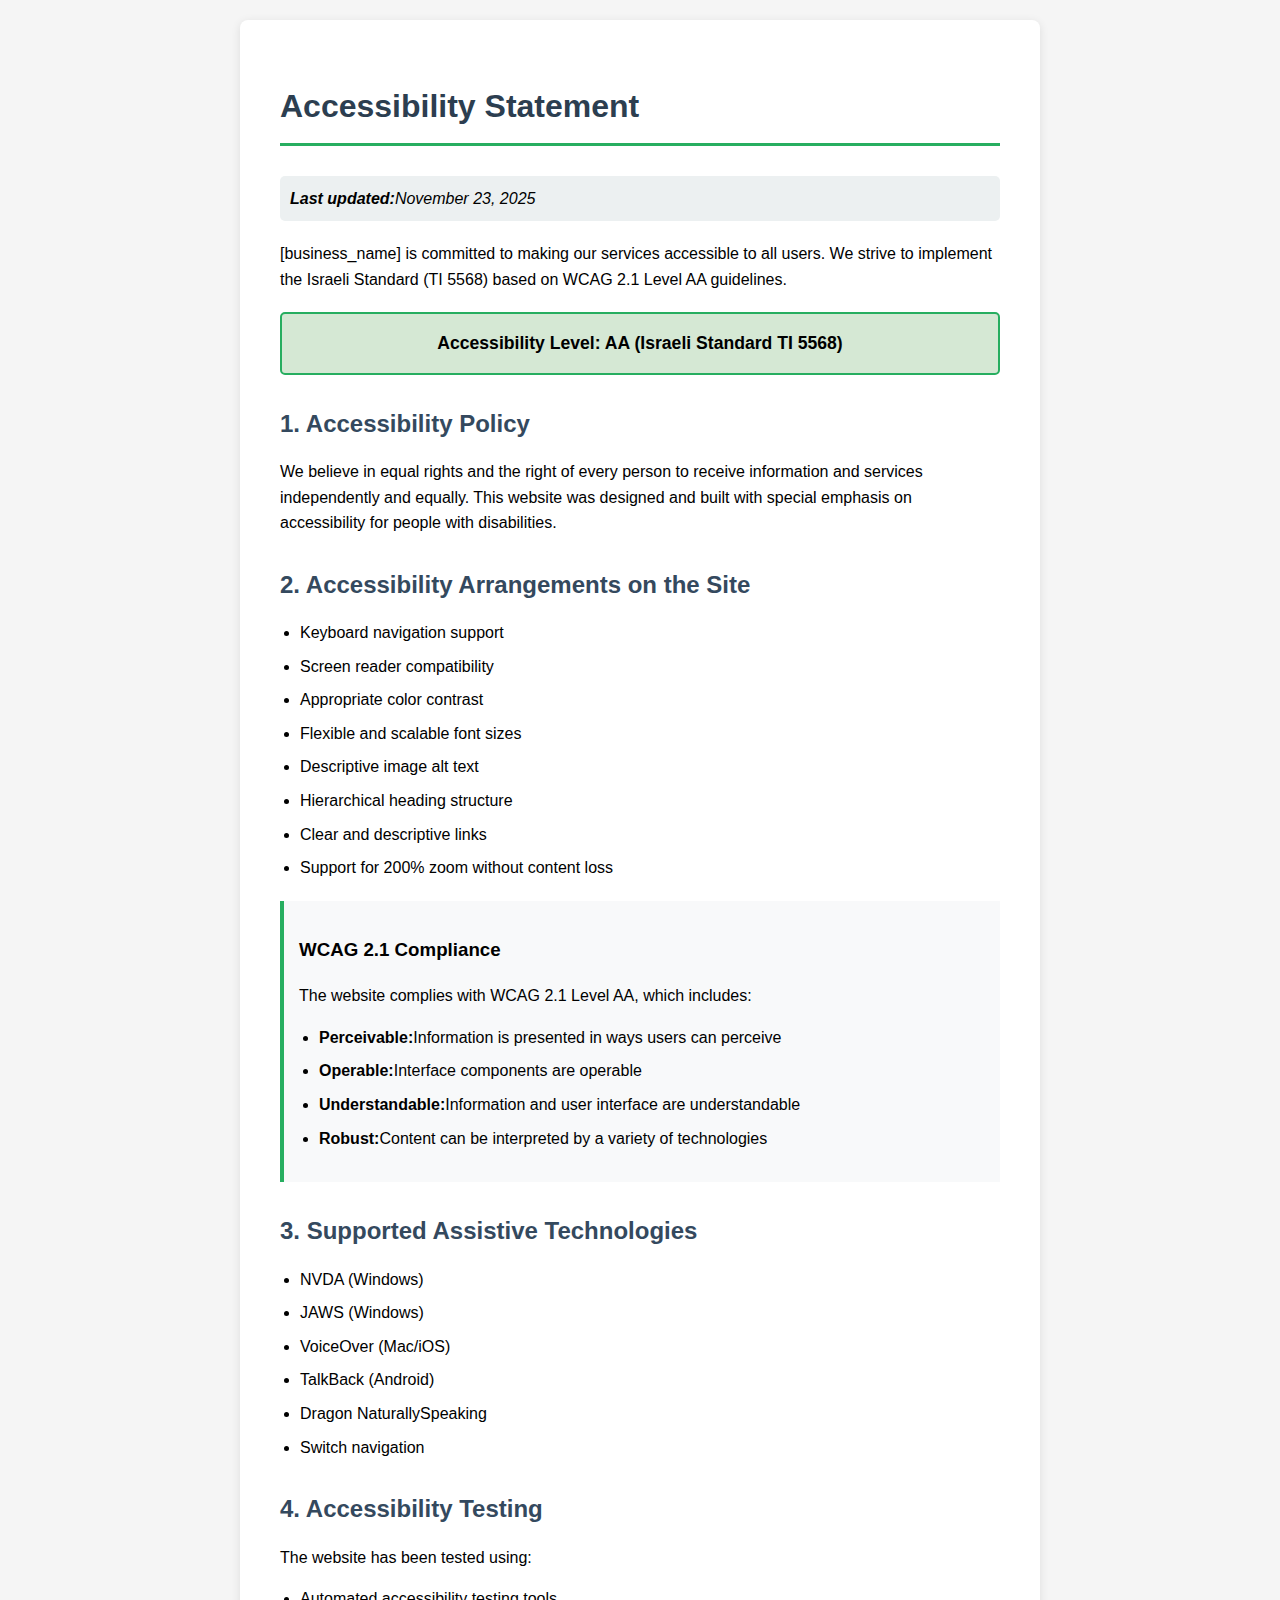
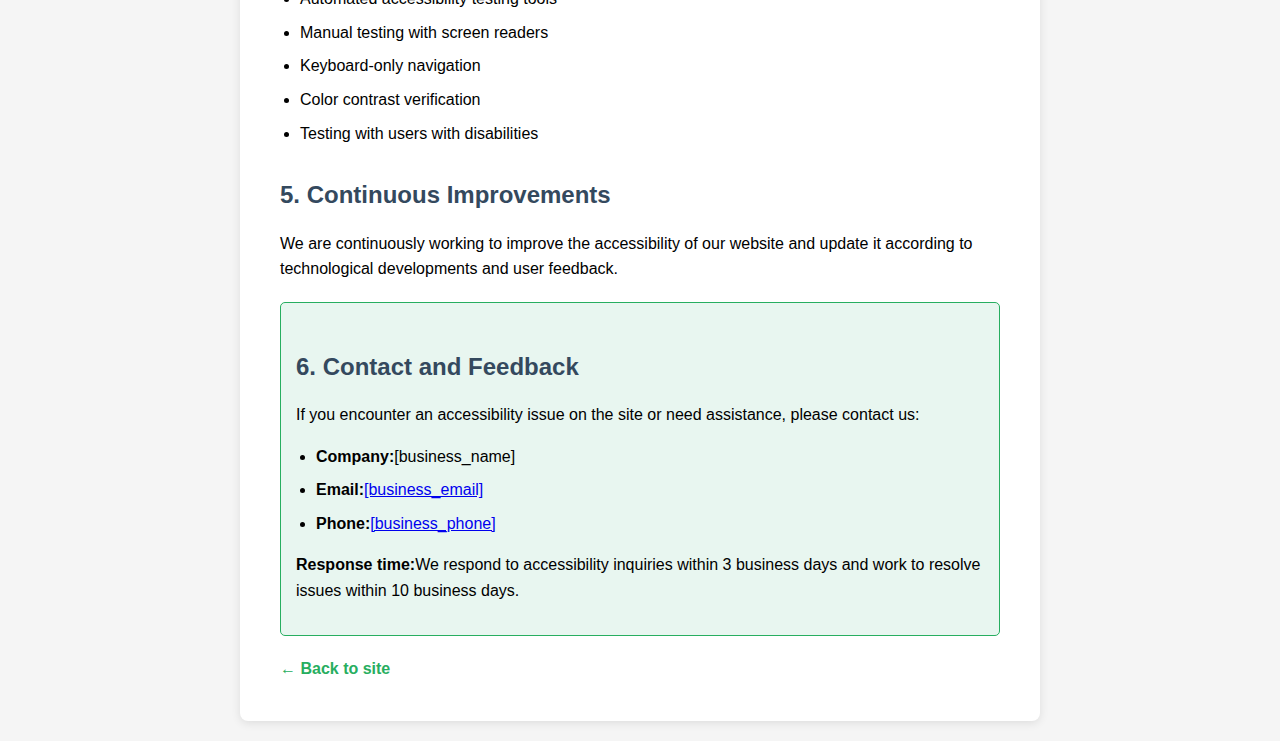
<file: public/accessibility.html>
<!doctype html><html dir="ltr" lang="en"><head><meta charset="UTF-8"><meta content="width=device-width,initial-scale=1" name="viewport"><title>Accessibility Statement - [business_name]</title><style>body{font-family:'Segoe UI',Tahoma,Geneva,Verdana,sans-serif;line-height:1.6;max-width:800px;margin:0 auto;padding:20px;background-color:#f5f5f5}.container{background:#fff;padding:40px;border-radius:8px;box-shadow:0 2px 10px rgba(0,0,0,.1)}h1{color:#2c3e50;border-bottom:3px solid #27ae60;padding-bottom:10px;margin-bottom:30px}h2{color:#34495e;margin-top:30px;margin-bottom:15px}.last-updated{background:#ecf0f1;padding:10px;border-radius:5px;margin-bottom:20px;font-style:italic}.contact-info{background:#e8f6f0;border:1px solid #27ae60;padding:15px;border-radius:5px;margin-top:20px}.compliance-level{background:#d5e8d4;border:2px solid #27ae60;padding:15px;border-radius:5px;margin:20px 0;text-align:center;font-weight:700;font-size:1.1em}ul{padding-left:20px}li{margin-bottom:8px}.back-link{display:inline-block;margin-top:20px;color:#27ae60;text-decoration:none;font-weight:700}.back-link:hover{text-decoration:underline}.wcag-info{background:#f8f9fa;border-left:4px solid #27ae60;padding:15px;margin:20px 0}</style></head><body><div class="container"><h1>Accessibility Statement</h1><div class="last-updated"><strong>Last updated:</strong>November 23, 2025</div><p>[business_name] is committed to making our services accessible to all users. We strive to implement the Israeli Standard (TI 5568) based on WCAG 2.1 Level AA guidelines.</p><div class="compliance-level">Accessibility Level: AA (Israeli Standard TI 5568)</div><h2>1. Accessibility Policy</h2><p>We believe in equal rights and the right of every person to receive information and services independently and equally. This website was designed and built with special emphasis on accessibility for people with disabilities.</p><h2>2. Accessibility Arrangements on the Site</h2><ul><li>Keyboard navigation support</li><li>Screen reader compatibility</li><li>Appropriate color contrast</li><li>Flexible and scalable font sizes</li><li>Descriptive image alt text</li><li>Hierarchical heading structure</li><li>Clear and descriptive links</li><li>Support for 200% zoom without content loss</li></ul><div class="wcag-info"><h3>WCAG 2.1 Compliance</h3><p>The website complies with WCAG 2.1 Level AA, which includes:</p><ul><li><strong>Perceivable:</strong>Information is presented in ways users can perceive</li><li><strong>Operable:</strong>Interface components are operable</li><li><strong>Understandable:</strong>Information and user interface are understandable</li><li><strong>Robust:</strong>Content can be interpreted by a variety of technologies</li></ul></div><h2>3. Supported Assistive Technologies</h2><ul><li>NVDA (Windows)</li><li>JAWS (Windows)</li><li>VoiceOver (Mac/iOS)</li><li>TalkBack (Android)</li><li>Dragon NaturallySpeaking</li><li>Switch navigation</li></ul><h2>4. Accessibility Testing</h2><p>The website has been tested using:</p><ul><li>Automated accessibility testing tools</li><li>Manual testing with screen readers</li><li>Keyboard-only navigation</li><li>Color contrast verification</li><li>Testing with users with disabilities</li></ul><h2>5. Continuous Improvements</h2><p>We are continuously working to improve the accessibility of our website and update it according to technological developments and user feedback.</p><div class="contact-info"><h2>6. Contact and Feedback</h2><p>If you encounter an accessibility issue on the site or need assistance, please contact us:</p><ul><li><strong>Company:</strong>[business_name]</li><li><strong>Email:</strong><a href="mailto:[business_email]">[business_email]</a></li><li><strong>Phone:</strong><a href="tel:[business_phone]">[business_phone]</a></li></ul><p><strong>Response time:</strong>We respond to accessibility inquiries within 3 business days and work to resolve issues within 10 business days.</p></div><a href="/" class="back-link">← Back to site</a></div></body></html>
</file>
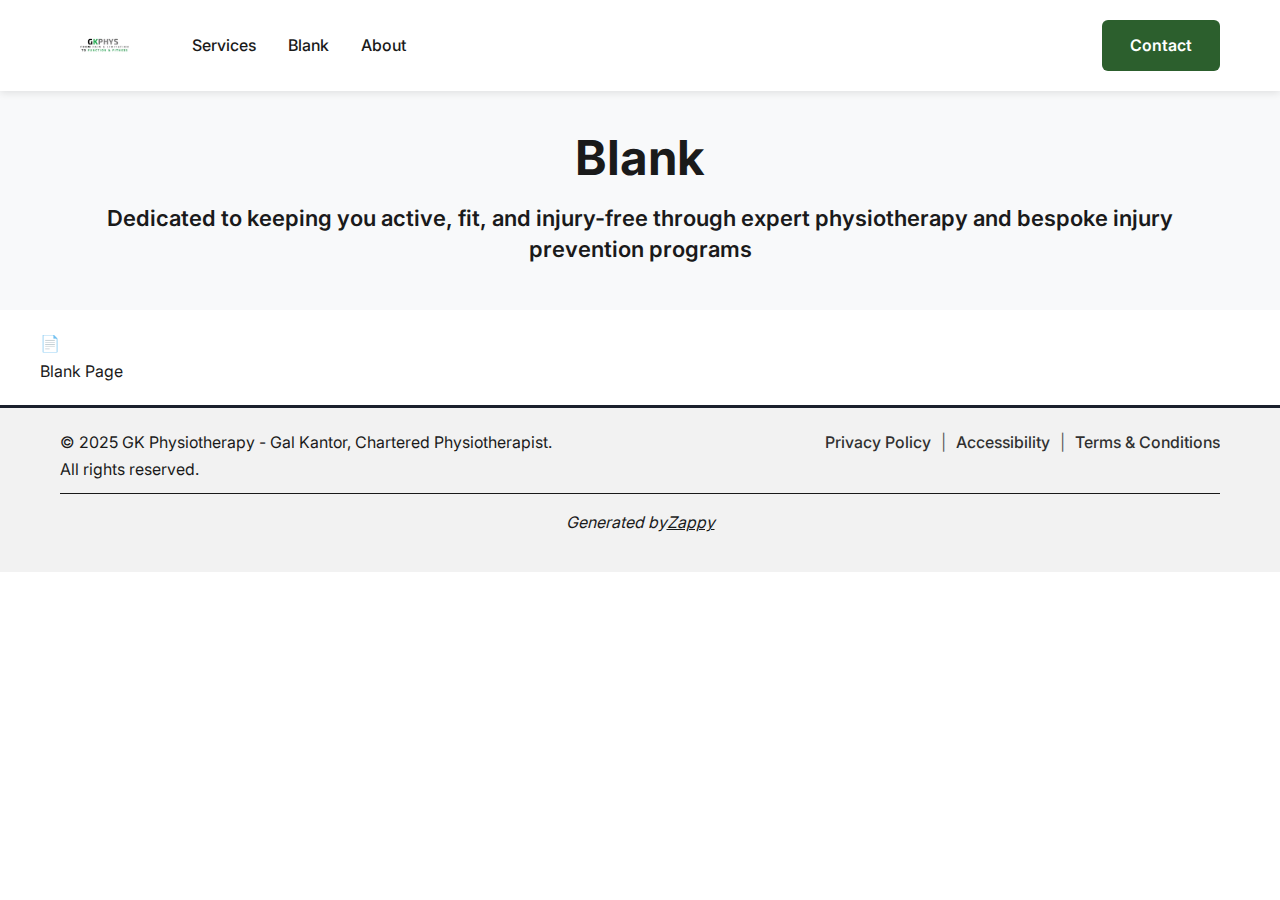
<file: public/blank-page.html>
<!doctype html><html dir="ltr" lang="en"><head><meta charset="UTF-8"><meta content="width=device-width,initial-scale=1" name="viewport"><title>Blank</title><link href="assets/favicon.ico" rel="icon" type="image/x-icon"><link href="assets/favicon-16x16.png" rel="icon" type="image/png" sizes="16x16"><link href="assets/favicon-32x32.png" rel="icon" type="image/png" sizes="32x32"><link href="assets/favicon-48x48.png" rel="icon" type="image/png" sizes="48x48"><link href="assets/favicon-192x192.png" rel="icon" type="image/png" sizes="192x192"><link href="assets/favicon-512x512.png" rel="icon" type="image/png" sizes="512x512"><link href="assets/apple-touch-icon.png" rel="apple-touch-icon"><script>!function(){"use strict";var t="c0e87466-1adb-4935-ae29-6d651d7fa6e5",e="https://api.zappy5.com/api/analytics/track",a=18e5,n=2592e6,o=!0,i=!0,r=!0;var s=function(){var e="zappy_visitor_"+t,a=null;try{if(a=localStorage.getItem(e)){var o=JSON.parse(a),i=Date.now();if(i-o.created<n)return o.lastSeen=i,localStorage.setItem(e,JSON.stringify(o)),o.id}}catch(t){console.warn("Zappy Analytics: LocalStorage not available")}var r="zv_"+Date.now()+"_"+Math.random().toString(36).substr(2,9);try{localStorage.setItem(e,JSON.stringify({id:r,created:Date.now(),lastSeen:Date.now()}))}catch(t){}return r}(),c=function(){var e="zappy_session_"+t,n=null;try{if(n=sessionStorage.getItem(e)){var o=JSON.parse(n),i=Date.now();if(i-o.timestamp<a)return o.timestamp=i,sessionStorage.setItem(e,JSON.stringify(o)),o.id}}catch(t){console.warn("Zappy Analytics: SessionStorage not available")}var r="zs_"+Date.now()+"_"+Math.random().toString(36).substr(2,9);try{sessionStorage.setItem(e,JSON.stringify({id:r,timestamp:Date.now()}))}catch(t){}return r}();function l(a,n){n=n||{};var o={website_id:t,event_type:a,page_path:window.location.pathname,referrer:document.referrer||"direct",visitor_id:s,session_id:c,metadata:n};if(navigator.sendBeacon){var i=new Blob([JSON.stringify(o)],{type:"application/json"});navigator.sendBeacon(e,i)}else fetch(e,{method:"POST",headers:{"Content-Type":"application/json"},body:JSON.stringify(o),keepalive:!0}).catch(function(t){console.warn("Zappy Analytics: Failed to track event",t)})}o&&l("pageview",{title:document.title,url:window.location.href}),i&&document.addEventListener("click",function(t){var e=t.target;if("BUTTON"===e.tagName||e.closest("button")){var a="BUTTON"===e.tagName?e:e.closest("button");l("click",{element:"button",text:a.textContent.trim().substring(0,100),id:a.id||null,class:a.className||null})}else if("A"===e.tagName||e.closest("a")){var n="A"===e.tagName?e:e.closest("a");l("navigation",{element:"link",text:n.textContent.trim().substring(0,100),href:n.href,external:n.hostname!==window.location.hostname})}},!0),r&&document.addEventListener("submit",function(t){var e=t.target;l("form_submit",{form_id:e.id||null,form_name:e.name||null,form_action:e.action||null,form_method:e.method||"GET"})},!0);var d=Date.now();window.addEventListener("beforeunload",function(){l("page_unload",{time_on_page:Math.floor((Date.now()-d)/1e3),page_path:window.location.pathname})}),window.zappyAnalytics={track:l,getVisitorId:function(){return s},getSessionId:function(){return c}}}()</script><link href="https://cdnjs.cloudflare.com/ajax/libs/font-awesome/6.4.0/css/all.min.css" rel="stylesheet" crossorigin="anonymous" integrity="sha512-iecdLmaskl7CVkqkXNQ/ZH/XLlvWZOJyj7Yy7tcenmpD1ypASozpmT/E0iPtmFIB46ZmdtAc9eNBvH0H/ZpiBw==" referrerpolicy="no-referrer"/><link href="styles.css" rel="stylesheet"></head><body><nav class="navbar" id="navbar"><div class="container nav-container"><div class="nav-brand"><a href="/" class="logo-link"><img alt="GK Physiotherapy - Gal Kantor, Chartered Physiotherapist" class="logo" src="assets/gk-physiotherapy-gal-kantor-chartered-physiotherapist-healthcare-logo.webp"></a></div><button aria-label="Toggle menu" class="mobile-toggle" id="mobileToggle"><svg fill="none" height="24" viewBox="0 0 24 24" width="24" class="hamburger-icon"><path d="M3 12h18M3 6h18M3 18h18" stroke="currentColor" stroke-linecap="round" stroke-width="2"/></svg><svg fill="none" height="24" viewBox="0 0 24 24" width="24" class="close-icon" style="display:none"><path d="M18 6L6 18M6 6l12 12" stroke="currentColor" stroke-linecap="round" stroke-width="2"/></svg></button><button aria-label="Call us" class="phone-header-btn"><svg fill="currentColor" height="20" viewBox="0 0 24 24" width="20"><path d="M22 16.92v3a2 2 0 0 1-2.18 2 19.79 19.79 0 0 1-8.63-3.07 19.5 19.5 0 0 1-6-6 19.79 19.79 0 0 1-3.07-8.67A2 2 0 0 1 4.11 2h3a2 2 0 0 1 2 1.72 12.84 12.84 0 0 0 .7 2.81 2 2 0 0 1-.45 2.11L8.09 9.91a16 16 0 0 0 6 6l1.27-1.27a2 2 0 0 1 2.11-.45 12.84 12.84 0 0 0 2.81.7A2 2 0 0 1 22 16.92z"/></svg></button><ul class="nav-menu" id="navMenu"><li><a href="/services">Services</a></li><li><a href="/blank-page">Blank</a></li><li><a href="/about">About</a></li></ul><div class="nav-cta-container"><li class="nav-cta-item"><a href="/contact" class="nav-cta-btn">Contact</a></li></div></div></nav><section class="page-header"><div class="container"><h1>Blank</h1><h3>Dedicated to keeping you active, fit, and injury-free through expert physiotherapy and bespoke injury prevention programs</h3></div></section><main><html><head></head><body><section class="blank-page-simple blank-preview"><div class="container"><div class="canvas"><div class="canvas-icon">📄</div><div class="canvas-text">Blank Page</div></div></div></section><script src="script.js"></script></body></html></main><footer class="legal-footer"><div class="container"><div class="footer-main"><div class="all-rights-reserved"><p>© 2025 GK Physiotherapy - Gal Kantor, Chartered Physiotherapist. All rights reserved.</p></div><div class="footer-social"><a href="https://facebook.com/[facebook_handle]" aria-label="Facebook" rel="noopener noreferrer" target="_blank"><i class="fab fa-facebook"></i></a><a href="https://instagram.com/[instagram_handle]" aria-label="Instagram" rel="noopener noreferrer" target="_blank"><i class="fab fa-instagram"></i></a><a href="https://wa.me/[whatsapp_handle]" aria-label="WhatsApp" rel="noopener noreferrer" target="_blank"><i class="fab fa-whatsapp"></i></a></div><div class="footer-legal"><a href="privacy.html" aria-label="Privacy Policy">Privacy Policy</a><span class="separator">|</span><a href="accessibility.html" aria-label="Accessibility">Accessibility</a><span class="separator">|</span><a href="terms.html" aria-label="Terms & Conditions">Terms & Conditions</a></div></div><div class="zappy-attribution"><p>Generated by<a href="https://zappy5.com" rel="noopener noreferrer" target="_blank" style="color:inherit;text-decoration:underline">Zappy</a></p></div></div></footer></body></html>
</file>
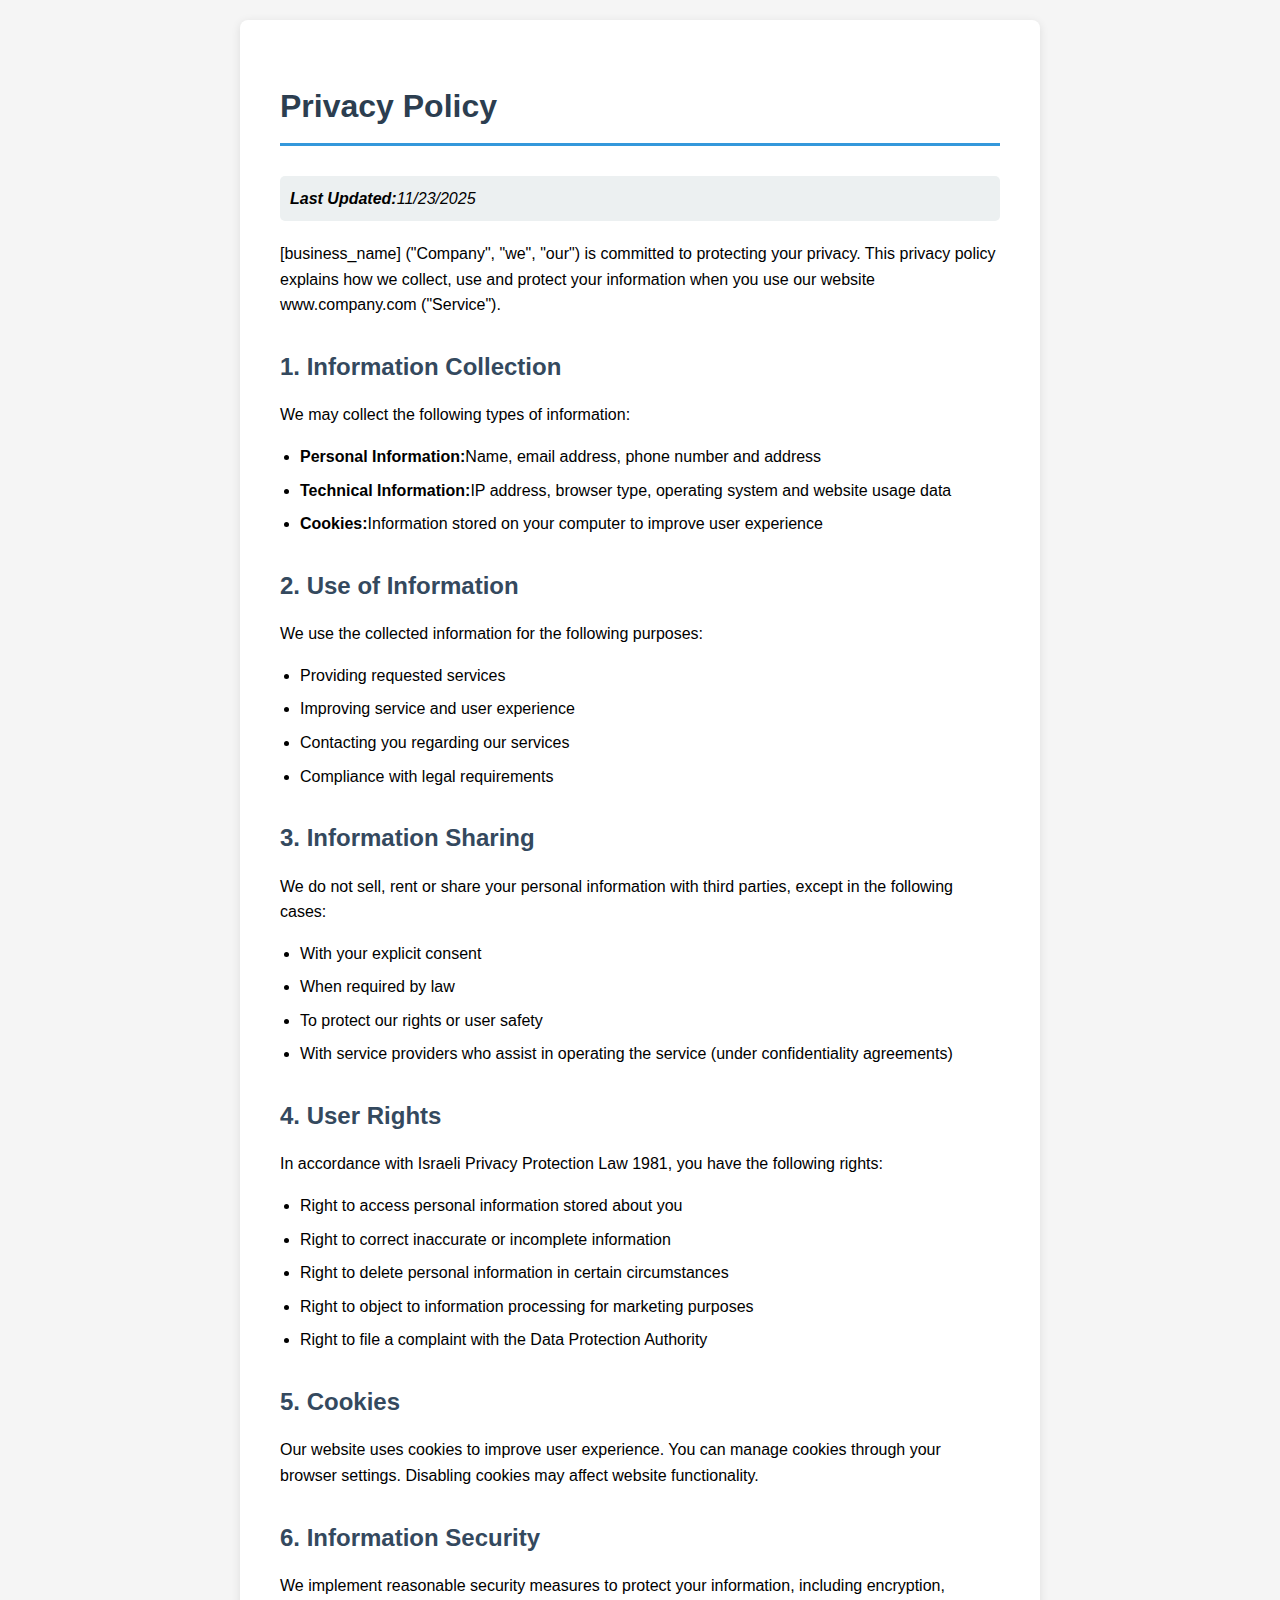
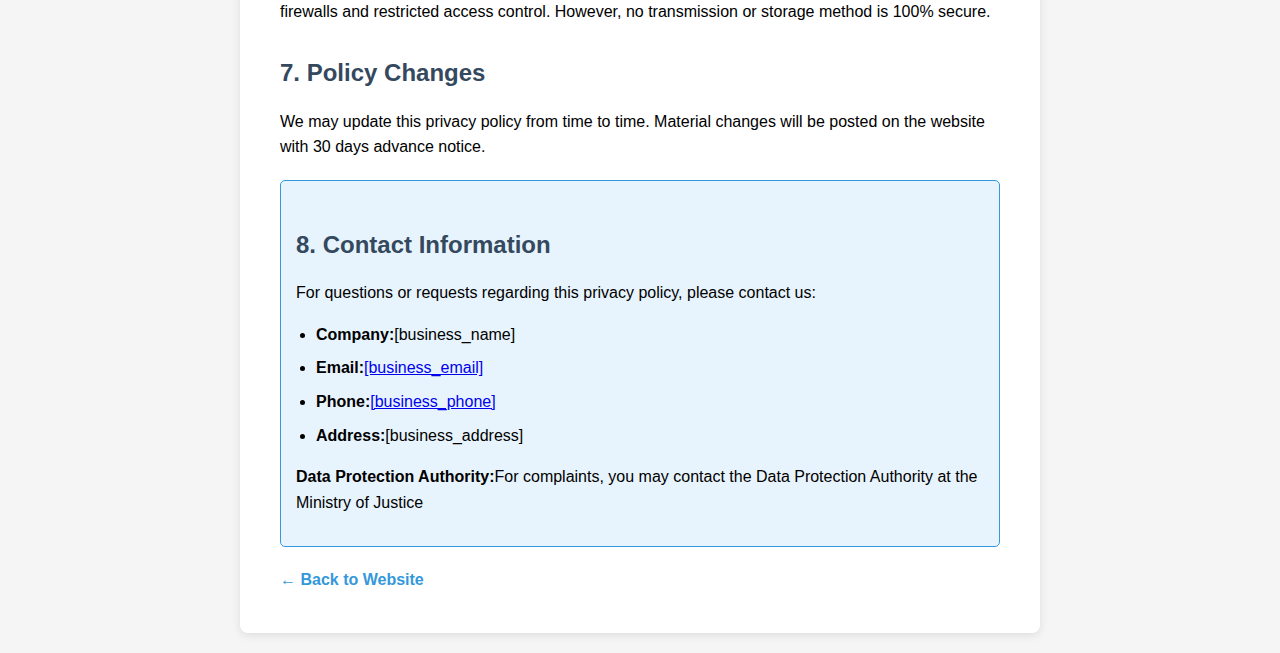
<file: public/privacy.html>
<!doctype html><html lang="en"><head><meta charset="UTF-8"><meta content="width=device-width,initial-scale=1" name="viewport"><title>Privacy Policy - [business_name]</title><style>body{font-family:'Segoe UI',Tahoma,Geneva,Verdana,sans-serif;line-height:1.6;max-width:800px;margin:0 auto;padding:20px;background-color:#f5f5f5}.container{background:#fff;padding:40px;border-radius:8px;box-shadow:0 2px 10px rgba(0,0,0,.1)}h1{color:#2c3e50;border-bottom:3px solid #3498db;padding-bottom:10px;margin-bottom:30px}h2{color:#34495e;margin-top:30px;margin-bottom:15px}.last-updated{background:#ecf0f1;padding:10px;border-radius:5px;margin-bottom:20px;font-style:italic}.contact-info{background:#e8f4fd;border:1px solid #3498db;padding:15px;border-radius:5px;margin-top:20px}ul{padding-left:20px}li{margin-bottom:8px}.back-link{display:inline-block;margin-top:20px;color:#3498db;text-decoration:none;font-weight:700}.back-link:hover{text-decoration:underline}</style></head><body><div class="container"><h1>Privacy Policy</h1><div class="last-updated"><strong>Last Updated:</strong>11/23/2025</div><p>[business_name] ("Company", "we", "our") is committed to protecting your privacy. This privacy policy explains how we collect, use and protect your information when you use our website www.company.com ("Service").</p><h2>1. Information Collection</h2><p>We may collect the following types of information:</p><ul><li><strong>Personal Information:</strong>Name, email address, phone number and address</li><li><strong>Technical Information:</strong>IP address, browser type, operating system and website usage data</li><li><strong>Cookies:</strong>Information stored on your computer to improve user experience</li></ul><h2>2. Use of Information</h2><p>We use the collected information for the following purposes:</p><ul><li>Providing requested services</li><li>Improving service and user experience</li><li>Contacting you regarding our services</li><li>Compliance with legal requirements</li></ul><h2>3. Information Sharing</h2><p>We do not sell, rent or share your personal information with third parties, except in the following cases:</p><ul><li>With your explicit consent</li><li>When required by law</li><li>To protect our rights or user safety</li><li>With service providers who assist in operating the service (under confidentiality agreements)</li></ul><h2>4. User Rights</h2><p>In accordance with Israeli Privacy Protection Law 1981, you have the following rights:</p><ul><li>Right to access personal information stored about you</li><li>Right to correct inaccurate or incomplete information</li><li>Right to delete personal information in certain circumstances</li><li>Right to object to information processing for marketing purposes</li><li>Right to file a complaint with the Data Protection Authority</li></ul><h2>5. Cookies</h2><p>Our website uses cookies to improve user experience. You can manage cookies through your browser settings. Disabling cookies may affect website functionality.</p><h2>6. Information Security</h2><p>We implement reasonable security measures to protect your information, including encryption, firewalls and restricted access control. However, no transmission or storage method is 100% secure.</p><h2>7. Policy Changes</h2><p>We may update this privacy policy from time to time. Material changes will be posted on the website with 30 days advance notice.</p><div class="contact-info"><h2>8. Contact Information</h2><p>For questions or requests regarding this privacy policy, please contact us:</p><ul><li><strong>Company:</strong>[business_name]</li><li><strong>Email:</strong><a href="mailto:[business_email]">[business_email]</a></li><li><strong>Phone:</strong><a href="tel:[business_phone]">[business_phone]</a></li><li><strong>Address:</strong>[business_address]</li></ul><p><strong>Data Protection Authority:</strong>For complaints, you may contact the Data Protection Authority at the Ministry of Justice</p></div><a href="/" class="back-link">← Back to Website</a></div></body></html>
</file>
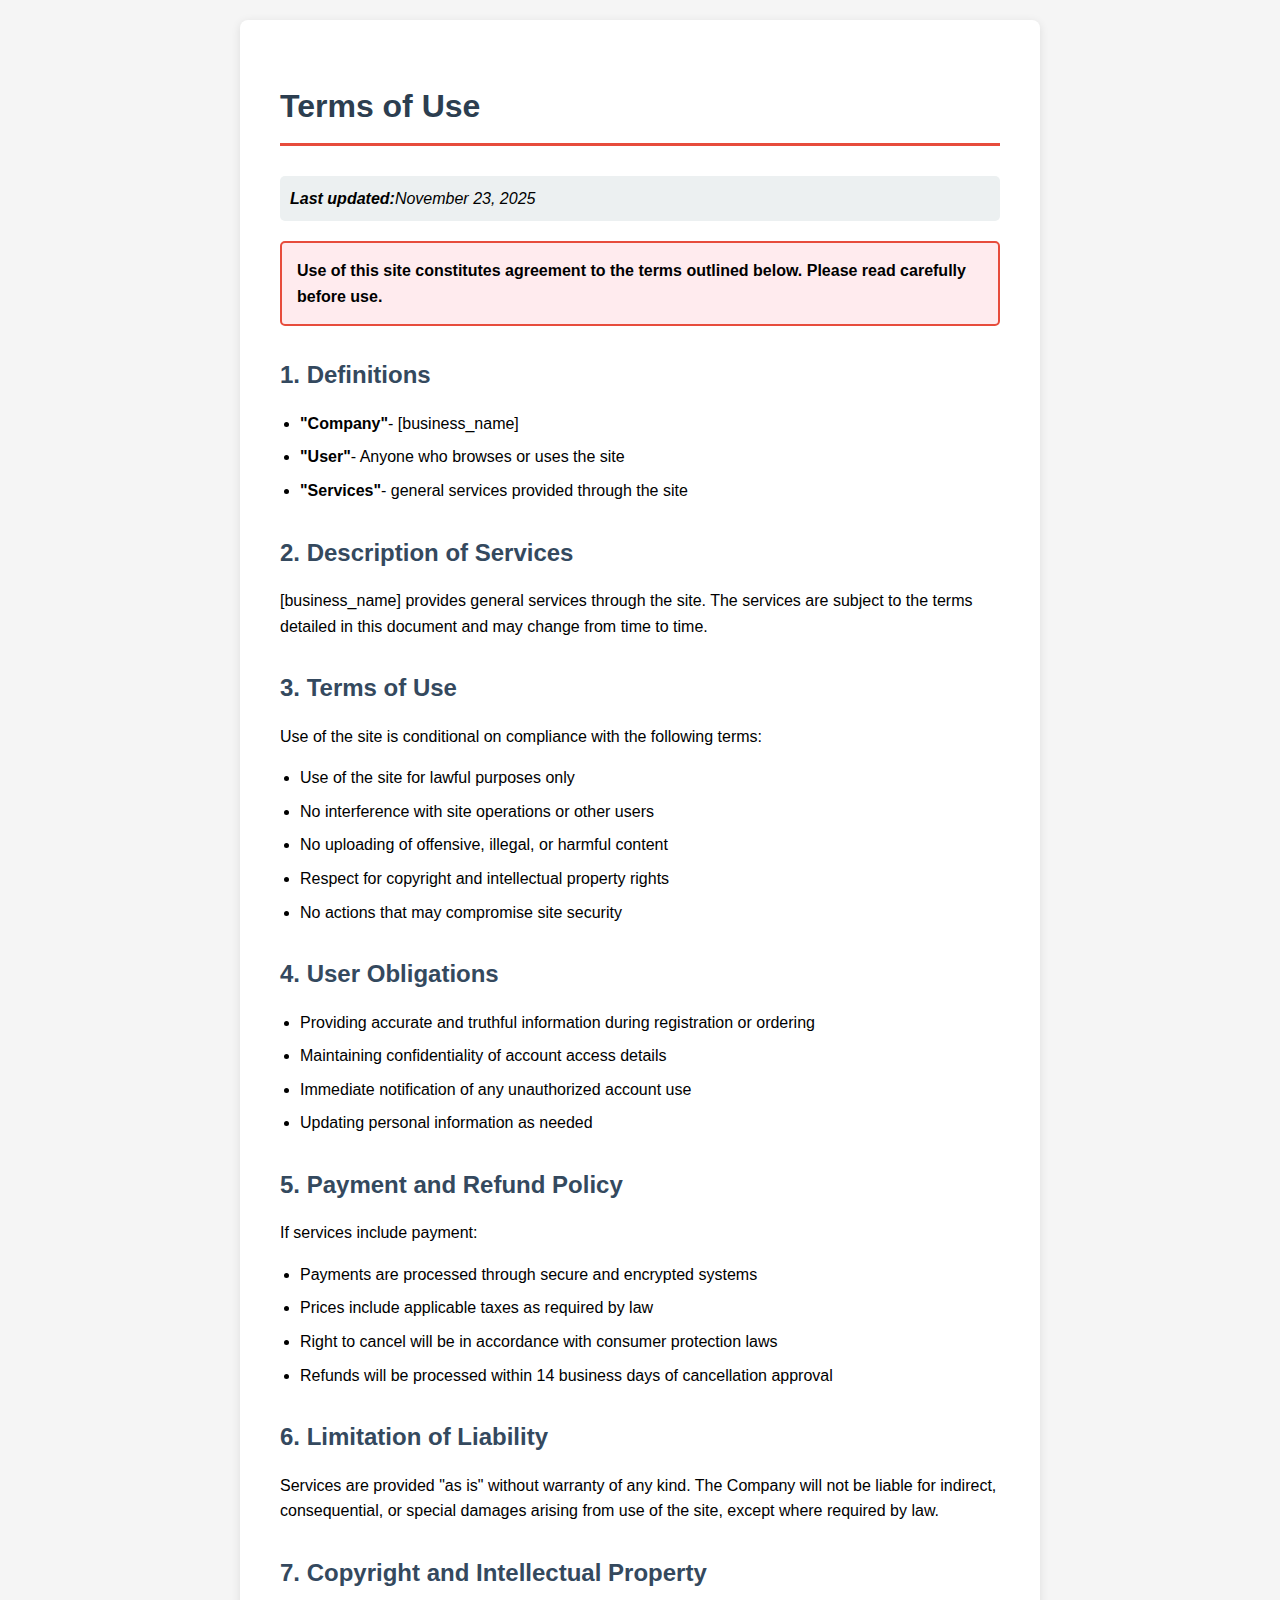
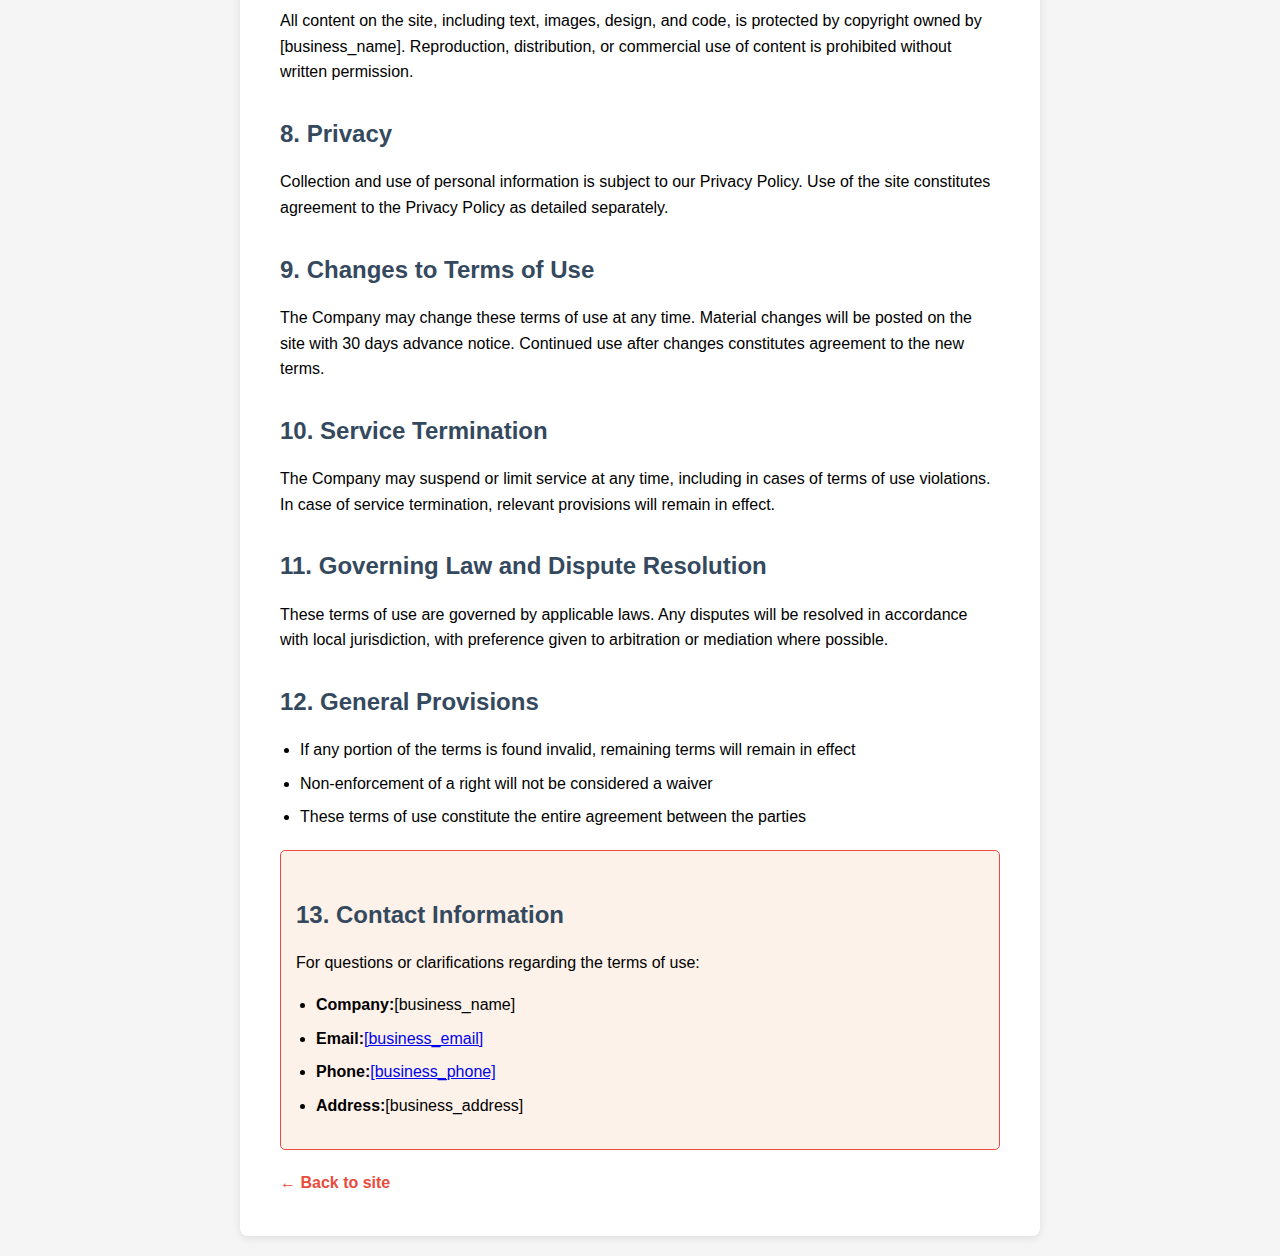
<file: public/terms.html>
<!doctype html><html dir="ltr" lang="en"><head><meta charset="UTF-8"><meta content="width=device-width,initial-scale=1" name="viewport"><title>Terms of Use - [business_name]</title><style>body{font-family:'Segoe UI',Tahoma,Geneva,Verdana,sans-serif;line-height:1.6;max-width:800px;margin:0 auto;padding:20px;background-color:#f5f5f5}.container{background:#fff;padding:40px;border-radius:8px;box-shadow:0 2px 10px rgba(0,0,0,.1)}h1{color:#2c3e50;border-bottom:3px solid #e74c3c;padding-bottom:10px;margin-bottom:30px}h2{color:#34495e;margin-top:30px;margin-bottom:15px}.last-updated{background:#ecf0f1;padding:10px;border-radius:5px;margin-bottom:20px;font-style:italic}.contact-info{background:#fdf2e9;border:1px solid #e74c3c;padding:15px;border-radius:5px;margin-top:20px}.important-notice{background:#ffebee;border:2px solid #e74c3c;padding:15px;border-radius:5px;margin:20px 0;font-weight:700}ul{padding-left:20px}li{margin-bottom:8px}.back-link{display:inline-block;margin-top:20px;color:#e74c3c;text-decoration:none;font-weight:700}.back-link:hover{text-decoration:underline}</style></head><body><div class="container"><h1>Terms of Use</h1><div class="last-updated"><strong>Last updated:</strong>November 23, 2025</div><div class="important-notice">Use of this site constitutes agreement to the terms outlined below. Please read carefully before use.</div><h2>1. Definitions</h2><ul><li><strong>"Company"</strong>- [business_name]</li><li><strong>"User"</strong>- Anyone who browses or uses the site</li><li><strong>"Services"</strong>- general services provided through the site</li></ul><h2>2. Description of Services</h2><p>[business_name] provides general services through the site. The services are subject to the terms detailed in this document and may change from time to time.</p><h2>3. Terms of Use</h2><p>Use of the site is conditional on compliance with the following terms:</p><ul><li>Use of the site for lawful purposes only</li><li>No interference with site operations or other users</li><li>No uploading of offensive, illegal, or harmful content</li><li>Respect for copyright and intellectual property rights</li><li>No actions that may compromise site security</li></ul><h2>4. User Obligations</h2><ul><li>Providing accurate and truthful information during registration or ordering</li><li>Maintaining confidentiality of account access details</li><li>Immediate notification of any unauthorized account use</li><li>Updating personal information as needed</li></ul><h2>5. Payment and Refund Policy</h2><p>If services include payment:</p><ul><li>Payments are processed through secure and encrypted systems</li><li>Prices include applicable taxes as required by law</li><li>Right to cancel will be in accordance with consumer protection laws</li><li>Refunds will be processed within 14 business days of cancellation approval</li></ul><h2>6. Limitation of Liability</h2><p>Services are provided "as is" without warranty of any kind. The Company will not be liable for indirect, consequential, or special damages arising from use of the site, except where required by law.</p><h2>7. Copyright and Intellectual Property</h2><p>All content on the site, including text, images, design, and code, is protected by copyright owned by [business_name]. Reproduction, distribution, or commercial use of content is prohibited without written permission.</p><h2>8. Privacy</h2><p>Collection and use of personal information is subject to our Privacy Policy. Use of the site constitutes agreement to the Privacy Policy as detailed separately.</p><h2>9. Changes to Terms of Use</h2><p>The Company may change these terms of use at any time. Material changes will be posted on the site with 30 days advance notice. Continued use after changes constitutes agreement to the new terms.</p><h2>10. Service Termination</h2><p>The Company may suspend or limit service at any time, including in cases of terms of use violations. In case of service termination, relevant provisions will remain in effect.</p><h2>11. Governing Law and Dispute Resolution</h2><p>These terms of use are governed by applicable laws. Any disputes will be resolved in accordance with local jurisdiction, with preference given to arbitration or mediation where possible.</p><h2>12. General Provisions</h2><ul><li>If any portion of the terms is found invalid, remaining terms will remain in effect</li><li>Non-enforcement of a right will not be considered a waiver</li><li>These terms of use constitute the entire agreement between the parties</li></ul><div class="contact-info"><h2>13. Contact Information</h2><p>For questions or clarifications regarding the terms of use:</p><ul><li><strong>Company:</strong>[business_name]</li><li><strong>Email:</strong><a href="mailto:[business_email]">[business_email]</a></li><li><strong>Phone:</strong><a href="tel:[business_phone]">[business_phone]</a></li><li><strong>Address:</strong>[business_address]</li></ul></div><a href="/" class="back-link">← Back to site</a></div></body></html>
</file>
<file: public/styles.css>
@font-face{font-family:Inter;src:url('assets/fonts/inter/Inter-Regular.woff2') format('woff2');font-weight:400;font-style:normal;font-display:swap}@font-face{font-family:Inter;src:url('assets/fonts/inter/Inter-Medium.woff2') format('woff2');font-weight:500;font-style:normal;font-display:swap}@font-face{font-family:Inter;src:url('assets/fonts/inter/Inter-SemiBold.woff2') format('woff2');font-weight:600;font-style:normal;font-display:swap}@font-face{font-family:Inter;src:url('assets/fonts/inter/Inter-Bold.woff2') format('woff2');font-weight:700;font-style:normal;font-display:swap}@font-face{font-family:Rubik;src:url('assets/fonts/rubik/Rubik-Regular.woff2') format('woff2');font-weight:400;font-style:normal;font-display:swap}@font-face{font-family:Rubik;src:url('assets/fonts/rubik/Rubik-Medium.woff2') format('woff2');font-weight:500;font-style:normal;font-display:swap}@font-face{font-family:Rubik;src:url('assets/fonts/rubik/Rubik-SemiBold.woff2') format('woff2');font-weight:600;font-style:normal;font-display:swap}@font-face{font-family:Rubik;src:url('assets/fonts/rubik/Rubik-Bold.woff2') format('woff2');font-weight:700;font-style:normal;font-display:swap}*{margin:0;padding:0;box-sizing:border-box}body{margin:0;padding:0;font-family:Inter,-apple-system,BlinkMacSystemFont,'Segoe UI',Roboto,sans-serif;line-height:1.7;color:#1a1a1a}img{max-width:100%;height:auto;display:block}:root{--primary-color:#2c5f2d;--secondary-color:#97bc62;--accent-color:#ffd23f;--text-color:#1a1a1a;--light-text:#ffffff;--bg-white:#ffffff;--bg-light:#f8f9fa;--nav-color:#1a1a1a;--nav-hover-color:#2c5f2d;--shadow:0 2px 8px rgba(0,0,0,0.1);--cc-btn-primary-bg:#3b82f6;--cc-btn-primary-border:#3b82f6;--cc-btn-primary-hover-bg:#2269dd;--accessibility-focus:#f2f2f2}.container{max-width:1440px;width:100%;margin:0 auto;padding:0 40px}.navbar{background:#fff;padding:20px 0;position:sticky;top:0;z-index:1000;box-shadow:var(--shadow)}.nav-container{display:flex;justify-content:flex-start;align-items:center;gap:2rem;position:relative;max-width:1440px;width:100%;padding-left:60px;padding-right:60px}.nav-brand{margin-left:0;margin-right:0;flex-shrink:0;display:flex;align-items:center}.logo-link{display:inline-flex;align-items:center;text-decoration:none;line-height:0}.logo-link:active,.logo-link:focus{outline:0!important;box-shadow:none!important}.logo{min-height:30px;height:auto;width:auto;max-width:100px;max-height:40px;object-fit:contain;display:block;background:0 0;transition:opacity .3s}.nav-brand .brand-name,.nav-brand h1,.nav-brand span:not(.mobile-toggle span){display:none!important}.nav-menu{display:flex;gap:2rem;list-style:none;margin-left:0;margin-right:auto}.nav-menu a{color:var(--nav-color);text-decoration:none;font-weight:500;transition:color .3s}.nav-menu a:hover{color:var(--nav-hover-color)}.nav-cta-container{display:flex;list-style:none}.nav-cta-item{list-style:none}.nav-cta-btn{background:var(--primary-color);color:#fff;padding:12px 28px;border-radius:6px;text-decoration:none;font-weight:600;transition:.3s;display:inline-block}.nav-cta-btn:hover{background:#1e4620;transform:translateY(-2px)}.mobile-toggle,.phone-header-btn{display:none;background:0 0;border:none;cursor:pointer;padding:10px;z-index:1001;flex-shrink:0}.mobile-toggle svg,.phone-header-btn svg{color:var(--nav-color);transition:color .3s}.mobile-toggle:active,.mobile-toggle:focus,.phone-header-btn:active,.phone-header-btn:focus{outline:0;border:none;box-shadow:none}.mobile-toggle:hover svg,.phone-header-btn:hover svg{color:var(--nav-hover-color)}.hero{position:relative;min-height:600px;display:flex;align-items:center;justify-content:center;overflow:hidden;padding:30px 40px}.hero-img{position:absolute;top:0;left:0;width:100%;height:100%;object-fit:cover;z-index:1}.hero-overlay{position:absolute;top:0;left:0;width:100%;height:100%;background:rgba(0,0,0,.5);z-index:2}.hero-content{position:relative;z-index:3;text-align:center;color:#fff;max-width:900px}.hero-cta{display:flex;gap:1rem;justify-content:center;flex-wrap:wrap;margin-top:2rem}.btn-primary{background:var(--primary-color);color:#fff;padding:16px 32px;border-radius:6px;text-decoration:none;font-weight:600;transition:.3s;display:inline-block;border:2px solid var(--primary-color)}.btn-primary:hover{background:#1e4620;border-color:#1e4620;transform:translateY(-2px)}.btn-secondary{background:var(--secondary-color);color:var(--primary-color);padding:16px 32px;border-radius:6px;text-decoration:none;font-weight:600;transition:.3s;display:inline-block;border:2px solid var(--secondary-color)}.btn-secondary:hover{background:var(--primary-color);color:#fff;border-color:var(--primary-color)}section{padding-top:20px;padding-bottom:20px}h1{font-size:48px!important;font-weight:700!important;line-height:1.2!important;margin-bottom:1rem!important;margin-top:.5rem!important}h2{font-size:32px!important;font-weight:600!important;line-height:1.3!important;margin-bottom:1rem!important;margin-top:.5rem!important;color:var(--primary-color)}h3{font-size:22px!important;font-weight:600!important;line-height:1.4!important;margin-bottom:1rem!important;margin-top:.5rem!important}p{font-size:16px!important;font-weight:400!important;line-height:1.7!important;margin-bottom:1rem!important}.about-intro,.intro-section{background:var(--bg-light);padding:30px 40px}.about-content,.intro-content{max-width:800px;margin:0 auto}.services-preview,.target-audience{padding:30px 40px}.audience-grid,.services-grid{display:grid;grid-template-columns:repeat(auto-fit,minmax(min(280px,100%),1fr));gap:2rem;margin-top:2rem}.audience-card,.service-card{background:#fff;border-radius:8px;overflow:hidden;box-shadow:var(--shadow);transition:transform .3s;padding:0}.audience-card:hover,.service-card:hover{transform:translateY(-5px)}.audience-img,.service-img{width:100%;height:250px;object-fit:cover}.audience-card h3,.service-card h3{padding:24px 24px 12px;color:var(--primary-color)}.audience-card p,.service-card p{padding:0 24px 24px}.services-cta{margin-top:3rem}.consultation-options{background:var(--bg-light);padding:30px 40px}.consultation-grid{display:grid;grid-template-columns:repeat(auto-fit,minmax(min(300px,100%),1fr));gap:2rem;margin-top:2rem}.consultation-card{background:#fff;padding:32px;border-radius:8px;box-shadow:var(--shadow);text-align:center}.consultation-icon{font-size:48px;color:var(--primary-color);margin-bottom:1rem}.cta-section{background:var(--primary-color);padding:30px 40px;text-align:center}.cta-content{max-width:800px;margin:0 auto}.cta-section h2,.cta-section p{color:#fff}.page-header{background:var(--bg-light);padding:30px 40px;text-align:center}.services-detail{padding:30px 40px}.service-detail-card{display:grid;grid-template-columns:1fr 1fr;gap:3rem;margin-bottom:4rem;align-items:center}.service-detail-card.reverse{direction:rtl}.service-detail-card.reverse .service-detail-content{direction:ltr}.service-detail-content{padding:20px}.service-detail-image img{width:100%;height:400px;object-fit:cover;border-radius:8px}.service-benefits{list-style:none;margin-top:1.5rem}.service-benefits li{padding:.5rem 0;display:flex;align-items:flex-start;gap:.75rem}.service-benefits i{color:var(--primary-color);margin-top:.25rem;flex-shrink:0}.consultation-types{background:var(--bg-light);padding:30px 40px}.consultation-comparison{display:grid;grid-template-columns:repeat(auto-fit,minmax(min(350px,100%),1fr));gap:2rem;margin-top:2rem}.consultation-option{background:#fff;padding:32px;border-radius:8px;box-shadow:var(--shadow)}.consultation-header{display:flex;align-items:center;gap:1rem;margin-bottom:1rem}.consultation-header i{font-size:32px;color:var(--primary-color)}.consultation-option ul{margin-top:1rem;padding-left:1.5rem}.consultation-option ul li{margin-bottom:.5rem}.bespoke-approach{padding:30px 40px}.bespoke-content{max-width:800px;margin:0 auto}.bespoke-features{display:grid;grid-template-columns:repeat(auto-fit,minmax(min(240px,100%),1fr));gap:2rem;margin-top:2rem}.bespoke-feature{text-align:center;padding:24px}.bespoke-feature i{font-size:40px;color:var(--primary-color);margin-bottom:1rem}.about-cta,.services-cta{background:var(--secondary-color);padding:30px 40px;text-align:center}.approach,.commitment,.consultation-flexibility,.philosophy,.specializations{padding:30px 40px}.approach:nth-child(2n),.philosophy:nth-child(2n),.specializations:nth-child(2n){background:var(--bg-light)}.commitment-content,.flexibility-content,.philosophy-content{max-width:800px;margin:0 auto}.approach-grid{display:grid;grid-template-columns:repeat(auto-fit,minmax(min(240px,100%),1fr));gap:2rem;margin-top:2rem}.approach-card{background:#fff;padding:28px;border-radius:8px;box-shadow:var(--shadow);text-align:center}.approach-icon{font-size:40px;color:var(--primary-color);margin-bottom:1rem}.specialization-content{max-width:900px;margin:0 auto}.specialization-item{margin-bottom:2rem;padding:24px;background:#fff;border-radius:8px;box-shadow:var(--shadow)}.commitment-list{list-style:none;margin:2rem 0}.commitment-list li{padding:.75rem 0;display:flex;align-items:flex-start;gap:1rem}.commitment-list i{color:var(--primary-color);margin-top:.25rem;flex-shrink:0;font-size:20px}.contact-main{padding:30px 40px}.contact-layout{display:grid;grid-template-columns:1fr 1.2fr;gap:3rem;margin-top:2rem}.contact-info-section{padding:20px}.contact-details{margin-top:2rem}.contact-detail-item{display:flex;gap:1.5rem;margin-bottom:2rem;align-items:flex-start}.contact-icon{width:50px;height:50px;background:var(--primary-color);border-radius:50%;display:flex;align-items:center;justify-content:center;flex-shrink:0}.contact-icon i{color:#fff;font-size:20px}.contact-detail-content a{color:var(--primary-color);text-decoration:none;font-weight:500}.contact-detail-content a:hover{text-decoration:underline}.location-note{color:#666;font-size:14px!important;margin-top:.5rem}.consultation-options-info{margin-top:2rem;padding:24px;background:var(--bg-light);border-radius:8px}.option-info{display:flex;gap:1rem;margin-top:1rem;align-items:flex-start}.option-info i{color:var(--primary-color);font-size:20px;margin-top:.25rem;flex-shrink:0}.contact-form-section{background:#fff;padding:32px;border-radius:8px;box-shadow:var(--shadow)}.contact-form{margin-top:2rem}.form-group{margin-bottom:1.5rem}.form-group label{display:block;margin-bottom:.5rem;font-weight:500;color:var(--text-color)}.form-group input,.form-group select,.form-group textarea{width:100%;padding:12px 16px;border:1px solid #ddd;border-radius:6px;font-family:inherit;font-size:16px;transition:border-color .3s}.form-group input:focus,.form-group select:focus,.form-group textarea:focus{outline:0;border-color:var(--primary-color)}.checkbox-group{display:flex;align-items:flex-start}.checkbox-label{display:flex;align-items:flex-start;gap:.75rem;cursor:pointer}.checkbox-label input[type=checkbox]{margin-top:.25rem;width:auto;flex-shrink:0}.contact-form button{width:100%;padding:16px;background:var(--primary-color);color:#fff;border:none;border-radius:6px;font-size:16px;font-weight:600;cursor:pointer;transition:.3s}.contact-form button:hover{background:#1e4620;transform:translateY(-2px)}.why-choose{background:var(--bg-light);padding:30px 40px}.why-choose-grid{display:grid;grid-template-columns:repeat(auto-fit,minmax(min(240px,100%),1fr));gap:2rem;margin-top:2rem}.why-choose-item{text-align:center;padding:24px;background:#fff;border-radius:8px;box-shadow:var(--shadow)}.why-choose-item i{font-size:40px;color:var(--primary-color);margin-bottom:1rem}.whatsapp-float{display:none}@media (max-width:768px){.container{padding:0 20px}.nav-container{padding-left:60px;padding-right:60px}.mobile-toggle,.phone-header-btn{display:flex;align-items:center;justify-content:center;position:absolute;top:50%;transform:translateY(-50%)}html[dir=ltr] .mobile-toggle,html[lang=en] .mobile-toggle,html[lang=es] .mobile-toggle,html[lang=fr] .mobile-toggle{left:15px;right:auto}html[dir=ltr] .phone-header-btn,html[lang=en] .phone-header-btn,html[lang=es] .phone-header-btn,html[lang=fr] .phone-header-btn{right:15px;left:auto}.nav-menu{display:none;position:fixed;top:0;width:50%;height:75%;max-width:50%;background:var(--bg-white);flex-direction:column;padding:80px 20px 20px;gap:1rem;box-shadow:var(--shadow);z-index:999;overflow-y:auto}.nav-menu.active{display:flex}html[dir=ltr] .nav-menu,html[lang=en] .nav-menu,html[lang=es] .nav-menu,html[lang=fr] .nav-menu{left:0;right:auto}html[dir=rtl] .nav-menu,html[lang=ar] .nav-menu,html[lang=he] .nav-menu{right:0;left:auto}.nav-cta-container{display:none}.nav-brand{margin:0 auto;justify-content:center}.hero{min-height:400px;padding:30px 20px}section{padding-top:15px;padding-bottom:15px}.about-cta,.about-intro,.approach,.bespoke-approach,.commitment,.consultation-flexibility,.consultation-options,.consultation-types,.contact-main,.cta-section,.intro-section,.philosophy,.services-cta,.services-detail,.services-preview,.specializations,.target-audience,.why-choose{padding:30px 20px}h1{font-size:28px!important;margin-bottom:1rem!important;margin-top:.5rem!important}h2{font-size:22px!important;margin-bottom:1rem!important;margin-top:.5rem!important}h3{font-size:18px!important;margin-bottom:1rem!important;margin-top:.5rem!important}p{font-size:14px!important}.logo{min-height:30px;max-width:100px;max-height:40px}.approach-grid,.audience-grid,.bespoke-features,.consultation-grid,.services-grid,.why-choose-grid{grid-template-columns:repeat(auto-fit,minmax(min(240px,100%),1fr));gap:1.5rem}.service-detail-card{grid-template-columns:1fr;gap:2rem;margin-bottom:3rem}.service-detail-card.reverse{direction:ltr}.service-detail-image img{height:300px}.consultation-comparison{grid-template-columns:1fr}.contact-layout{grid-template-columns:1fr;gap:2rem}.whatsapp-float{display:flex;position:fixed;bottom:20px;width:50px;height:50px;border-radius:50%;align-items:center;justify-content:center;font-size:24px;z-index:1000;box-shadow:0 4px 12px rgba(0,0,0,.3);background:#25d366;color:#fff;text-decoration:none}html[dir=rtl] .whatsapp-float,html[lang=ar] .whatsapp-float,html[lang=he] .whatsapp-float{right:20px;left:auto}html[dir=ltr] .whatsapp-float,html[lang=en] .whatsapp-float,html[lang=es] .whatsapp-float,html[lang=fr] .whatsapp-float{left:20px;right:auto}}@media (max-width:1024px){h1{font-size:36px!important}h2{font-size:28px!important}h3{font-size:20px!important}p{font-size:15px!important}}figure,img,picture{opacity:1!important;visibility:visible!important}.legal-footer{background-color:#f2f2f2;color:#1a1a1a;padding:20px 0;font-size:16px;border-top:3px solid #1a202c}.legal-footer .container{max-width:1200px;margin:0 auto;padding:0 20px}.legal-footer .footer-main{display:flex;justify-content:space-between;align-items:center;flex-wrap:wrap;gap:20px}.legal-footer .all-rights-reserved{flex:1;min-width:200px}.legal-footer .all-rights-reserved p{margin:0!important}.legal-footer .zappy-attribution{text-align:center;width:100%;padding-top:15px;border-top:1px solid #1a1a1a}.legal-footer .zappy-attribution p{margin:0;font-size:16px;color:#1a1a1a;font-style:italic}.legal-footer .zappy-attribution a{color:#1a1a1a;text-decoration:underline}.legal-footer .footer-social{display:flex;align-items:center;gap:15px;flex-wrap:wrap;justify-content:center;flex-shrink:0}.legal-footer .footer-social a{color:#1a1a1a!important;text-decoration:none;font-size:22px;transition:color .3s,transform .2s,opacity .3s;display:inline-flex;align-items:center;justify-content:center;width:20px;height:40px;border-radius:50%;background-color:transparent!important;opacity:.8}.legal-footer .footer-social a:hover{color:#1a202c!important;transform:scale(1.15);opacity:1}.legal-footer .footer-social a:focus{outline:#1a202c solid 2px;outline-offset:2px;border-radius:50%}.legal-footer .footer-social i{font-size:20px}.legal-footer .footer-legal{display:flex;align-items:center;gap:10px;flex-shrink:0;justify-content:flex-end}.legal-footer .footer-legal a{color:#1a1a1a!important;text-decoration:none;transition:color .3s,opacity .3s;font-weight:500;opacity:.9}.legal-footer .footer-legal a:hover{color:#1a1a1a!important;opacity:1;text-decoration:underline}.legal-footer .footer-legal a:focus{outline:#1a1a1a solid 2px;outline-offset:2px;border-radius:2px}.legal-footer .separator{color:#1a1a1a!important;font-weight:300;opacity:.7}@media (max-width:968px){.legal-footer .footer-main{flex-direction:column;text-align:center;gap:0}.legal-footer .footer-social{justify-content:center;order:1;margin-bottom:20px}.legal-footer .all-rights-reserved{width:100%;text-align:center;order:2;margin-bottom:5px}.legal-footer .footer-legal{flex-wrap:wrap;justify-content:center;order:3}}@media (min-width:969px){.legal-footer .footer-main{display:grid;grid-template-columns:1fr auto 1fr;align-items:baseline;gap:30px;margin-bottom:10px}.legal-footer .all-rights-reserved{text-align:left;justify-self:start;margin-bottom:0}.legal-footer .footer-social{justify-self:center;margin-bottom:0}.legal-footer .footer-legal{justify-self:end;text-align:right}[dir=rtl] .legal-footer .all-rights-reserved{text-align:right;justify-self:end}[dir=rtl] .legal-footer .footer-legal{justify-self:start;text-align:left}}@media (max-width:968px){[dir=rtl] .legal-footer .all-rights-reserved,[dir=rtl] .legal-footer .footer-legal{text-align:center}}[dir=rtl] .legal-footer .footer-legal,[dir=rtl] .legal-footer .footer-main{direction:rtl}#cc--main{font-family:inherit!important}.cc-btn.cc--btn-primary{background-color:var(--cc-btn-primary-bg)!important;border-color:var(--cc-btn-primary-border)!important}.cc-btn.cc--btn-primary:hover{background-color:var(--cc-btn-primary-hover-bg)!important}@media (max-width:768px){#cc--main .cc__btn{font-size:14px!important;padding:8px 16px!important}.cc__modal .cc__modal-content{margin:10px!important}}.cookie-preferences-btn:hover{text-decoration:none!important}.skip-link:focus{position:absolute!important;top:6px!important;left:6px!important;background:#000!important;color:#fff!important;padding:8px!important;text-decoration:none!important;z-index:10000!important;border-radius:4px!important}:focus{outline:2px solid var(--accessibility-focus)!important;outline-offset:2px!important}@media (prefers-contrast:high){*{border-color:currentColor!important}}@media (prefers-reduced-motion:reduce){*,::after,::before{animation-duration:0s!important;animation-iteration-count:1!important;transition-duration:0s!important;scroll-behavior:auto!important}}.sr-only{position:absolute!important;width:1px!important;height:1px!important;padding:0!important;margin:-1px!important;overflow:hidden!important;clip:rect(0,0,0,0)!important;white-space:nowrap!important;border:0!important}#mic-access-tool-general-button{background:0 0!important;border:none!important;width:32px!important;height:32px!important;min-width:32px!important;min-height:32px!important;align-items:center!important;justify-content:center!important;padding:0!important;position:relative!important;overflow:hidden!important}#mic-access-tool-general-button,#mic-access-tool-general-button :not(svg):not(path):not(circle):not(rect):not(polygon):not(ellipse):not(line):not(polyline):not(g){font-size:0!important;color:transparent!important;text-indent:-9999px!important;line-height:0!important;letter-spacing:-999em!important;white-space:nowrap!important}#mic-access-tool-general-button::after,#mic-access-tool-general-button::before{content:none!important;display:none!important}#mic-access-tool-general-button:hover{background:rgba(242,242,242,.1)!important;box-shadow:0 2px 8px rgba(242,242,242,.2)!important;font-size:0!important;color:transparent!important;text-indent:-9999px!important}#mic-access-tool-general-button svg{width:18px!important;height:18px!important;max-width:18px!important;max-height:18px!important;position:absolute!important;top:50%!important;left:50%!important;transform:translate(-50%,-50%)!important;margin:0!important;filter:invert(50%) sepia(100%) saturate(500%) hue-rotate(0deg) brightness(100%) contrast(100%)!important}#mic-access-tool-general-button svg,#mic-access-tool-general-button svg *,#mic-access-tool-general-button svg circle,#mic-access-tool-general-button svg ellipse,#mic-access-tool-general-button svg g,#mic-access-tool-general-button svg line,#mic-access-tool-general-button svg path,#mic-access-tool-general-button svg polygon,#mic-access-tool-general-button svg polyline,#mic-access-tool-general-button svg rect{fill:#f2f2f2!important;stroke:#f2f2f2!important;color:#f2f2f2!important}#mic-access-tool-general-button i,#mic-access-tool-general-button img{width:18px!important;height:18px!important;position:absolute!important;top:50%!important;left:50%!important;transform:translate(-50%,-50%)!important;filter:invert(50%) sepia(100%) saturate(500%) hue-rotate(0deg) brightness(100%) contrast(100%)!important}#mic-access-tool-box .mic-access-tool-box-header,.mic-access-tool-box-header,div[id*=mic-access-tool-box] .header,div[id*=mic-access-tool-box] header{background:#f2f2f2!important;color:#fff!important}#mic-access-tool-box .mic-access-tool-box-header *,.mic-access-tool-box-header *,div[id*=mic-access-tool-box] .header *,div[id*=mic-access-tool-box] header *{color:#fff!important}#mic-access-tool-box .mic-access-tool-box-header a,#mic-access-tool-box .mic-access-tool-box-header button,#mic-access-tool-box [class*=close],#mic-access-tool-box button[title*=Close],#mic-access-tool-box button[title*=close]{color:#fff!important;background:0 0!important}#mic-access-tool-box button.active,#mic-access-tool-box button:hover,div[id*=mic-access-tool-box] button.active,div[id*=mic-access-tool-box] button:hover{border-color:#f2f2f2!important;color:#f2f2f2!important;background-color:rgba(242,242,242,.1)!important}#mic-access-tool-box [class*=reset],#mic-access-tool-box button[title*=Reset],#mic-access-tool-box button[title*=reset],div[id*=mic-access-tool-box] button[class*=reset]{background:#f2f2f2!important;color:#fff!important}#mic-access-tool-box [class*=reset] *,#mic-access-tool-box button[title*=Reset] *,#mic-access-tool-box button[title*=reset] *,div[id*=mic-access-tool-box] button[class*=reset] *{color:#fff!important}#mic-access-tool-box,#mic-access-tool-general-button,#mic-init-access-tool #mic-access-tool-box,#mic-init-access-tool #mic-access-tool-general-button,#mic-init-access-tool .mic-access-tool-general-button,._access-icon,._access-menu,.mic-access-tool-box,.mic-access-tool-general-button,div[id*=mic-access-tool-box]{display:none!important}body.accessibility-widget-visible #mic-access-tool-general-button,body.accessibility-widget-visible #mic-init-access-tool #mic-access-tool-general-button,body.accessibility-widget-visible #mic-init-access-tool .mic-access-tool-general-button,body.accessibility-widget-visible ._access-icon,body.accessibility-widget-visible .mic-access-tool-general-button{display:flex!important}body.accessibility-widget-visible #mic-access-tool-box,body.accessibility-widget-visible #mic-init-access-tool #mic-access-tool-box,body.accessibility-widget-visible ._access-menu,body.accessibility-widget-visible .mic-access-tool-box,body.accessibility-widget-visible div[id*=mic-access-tool-box]{display:block!important}@media (max-width:768px){#mic-access-tool-box,#mic-access-tool-general-button,#mic-init-access-tool #mic-access-tool-box,#mic-init-access-tool #mic-access-tool-general-button,#mic-init-access-tool .mic-access-tool-general-button,._access-icon,._access-menu,.mic-access-tool-box,.mic-access-tool-general-button,body.accessibility-widget-visible #mic-access-tool-box,body.accessibility-widget-visible #mic-access-tool-general-button,body.accessibility-widget-visible #mic-init-access-tool #mic-access-tool-box,body.accessibility-widget-visible #mic-init-access-tool #mic-access-tool-general-button,body.accessibility-widget-visible #mic-init-access-tool .mic-access-tool-general-button,body.accessibility-widget-visible ._access-icon,body.accessibility-widget-visible ._access-menu,body.accessibility-widget-visible .mic-access-tool-box,body.accessibility-widget-visible .mic-access-tool-general-button,body.accessibility-widget-visible div[id*=mic-access-tool-box],div[id*=mic-access-tool-box]{display:none!important}}
</file>
